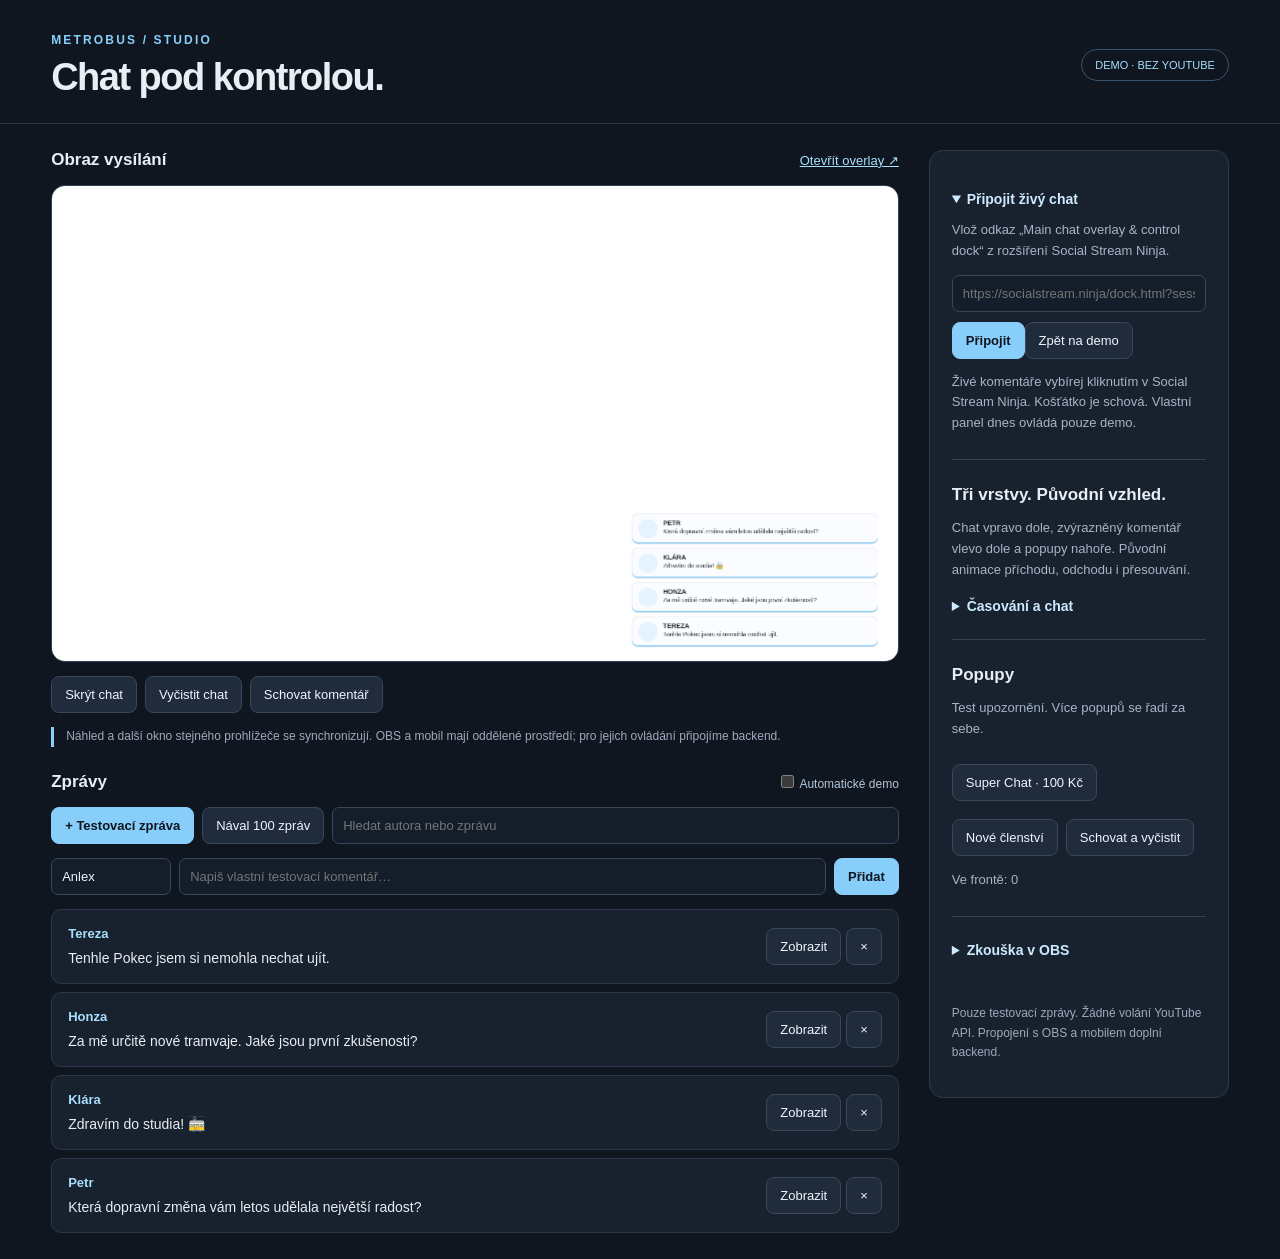
<file: chat/index.html>
<!doctype html><html lang="cs"><head><meta charset="utf-8"><meta name="viewport" content="width=device-width,initial-scale=1"><title>Metrobus · Chat studio</title><link rel="stylesheet" href="style.css?v=ssn2"></head><body>
<header><div><span class="eyebrow">METROBUS / STUDIO</span><h1>Chat pod kontrolou.</h1></div><span class="badge"><span id="modeLabel">DEMO · BEZ YOUTUBE</span></span></header>
<main><section class="workspace"><div class="section-head"><h2>Obraz vysílání</h2><a id="overlayLink" href="overlay/" target="_blank" rel="noopener">Otevřít overlay ↗</a></div><div class="preview"><iframe src="overlay/?preview=1&amp;v=ssn2" title="Náhled overlaye 1920 × 1080"></iframe></div><div class="toolbar"><button id="visibility">Skrýt chat</button><button id="clear">Vyčistit chat</button><button id="hideFeatured">Schovat komentář</button></div><p class="notice">Náhled a další okno stejného prohlížeče se synchronizují. OBS a mobil mají oddělené prostředí; pro jejich ovládání připojíme backend.</p>
<div class="section-head"><h2>Zprávy</h2><label class="switch"><input id="autoplay" type="checkbox"> Automatické demo</label></div><div class="toolbar"><button id="sample" class="primary">+ Testovací zpráva</button><button id="burst">Nával 100 zpráv</button><input id="search" type="search" placeholder="Hledat autora nebo zprávu" aria-label="Hledat zprávy"></div><form id="composer"><input id="author" maxlength="60" placeholder="Jméno" aria-label="Autor" value="Anlex"><input id="text" maxlength="500" placeholder="Napiš vlastní testovací komentář…" aria-label="Text zprávy" required><button class="primary">Přidat</button></form><div id="messages" class="messages"></div></section>
<aside><details open><summary>Připojit živý chat</summary><p>Vlož odkaz „Main chat overlay &amp; control dock“ z rozšíření Social Stream Ninja.</p><input id="ssnLink" type="text" placeholder="https://socialstream.ninja/dock.html?session=…" aria-label="Odkaz Social Stream Ninja"><button id="ssnConnect" class="primary">Připojit</button><button id="ssnDemo">Zpět na demo</button><p id="ssnStatus" role="status"></p><a id="ssnDock" target="_blank" rel="noopener" hidden>Otevřít ovládání živého chatu ↗</a><p>Živé komentáře vybírej kliknutím v Social Stream Ninja. Košťátko je schová. Vlastní panel dnes ovládá pouze demo.</p></details><hr><h2>Tři vrstvy. Původní vzhled.</h2><p>Chat vpravo dole, zvýrazněný komentář vlevo dole a popupy nahoře. Původní animace příchodu, odchodu i přesouvání.</p><details><summary>Časování a chat</summary><label>Počet zpráv <output id="countValue"></output><input id="count" type="range" min="1" max="7" value="4"></label><label>Doba zprávy (sekundy)<input id="duration" type="number" min="3" max="120" value="20"></label><label>Doba komentáře<select id="featuredDuration"><option value="0">Dokud ho neschovám</option><option value="15">15 sekund</option><option value="30">30 sekund</option><option value="60">60 sekund</option></select></label><label>Doba popupu (sekundy)<input id="popupDuration" type="number" min="3" max="30" value="8"></label></details><hr><h2>Popupy</h2><p>Test upozornění. Více popupů se řadí za sebe.</p><div class="toolbar"><button id="money">Super Chat · 100 Kč</button><button id="membership">Nové členství</button><button id="clearPopups">Schovat a vyčistit</button></div><p id="popupStatus" aria-live="polite"></p><hr><details><summary>Zkouška v OBS</summary><p>Zdroj prohlížeče: <strong>1920 × 1080</strong>. Adresa přehrává vlastní demo bez ovládání z panelu.</p><input id="obsUrl" readonly aria-label="Adresa OBS"><button id="copy">Zkopírovat adresu</button></details><p id="status" role="status" aria-live="polite"></p><p class="small">Pouze testovací zprávy. Žádné volání YouTube API. Propojení s OBS a mobilem doplní backend.</p></aside></main><script src="core.js?v=ssn2"></script><script src="ssn-panel.js?v=ssn2"></script><script src="panel.js?v=ssn2"></script></body></html>
</file>
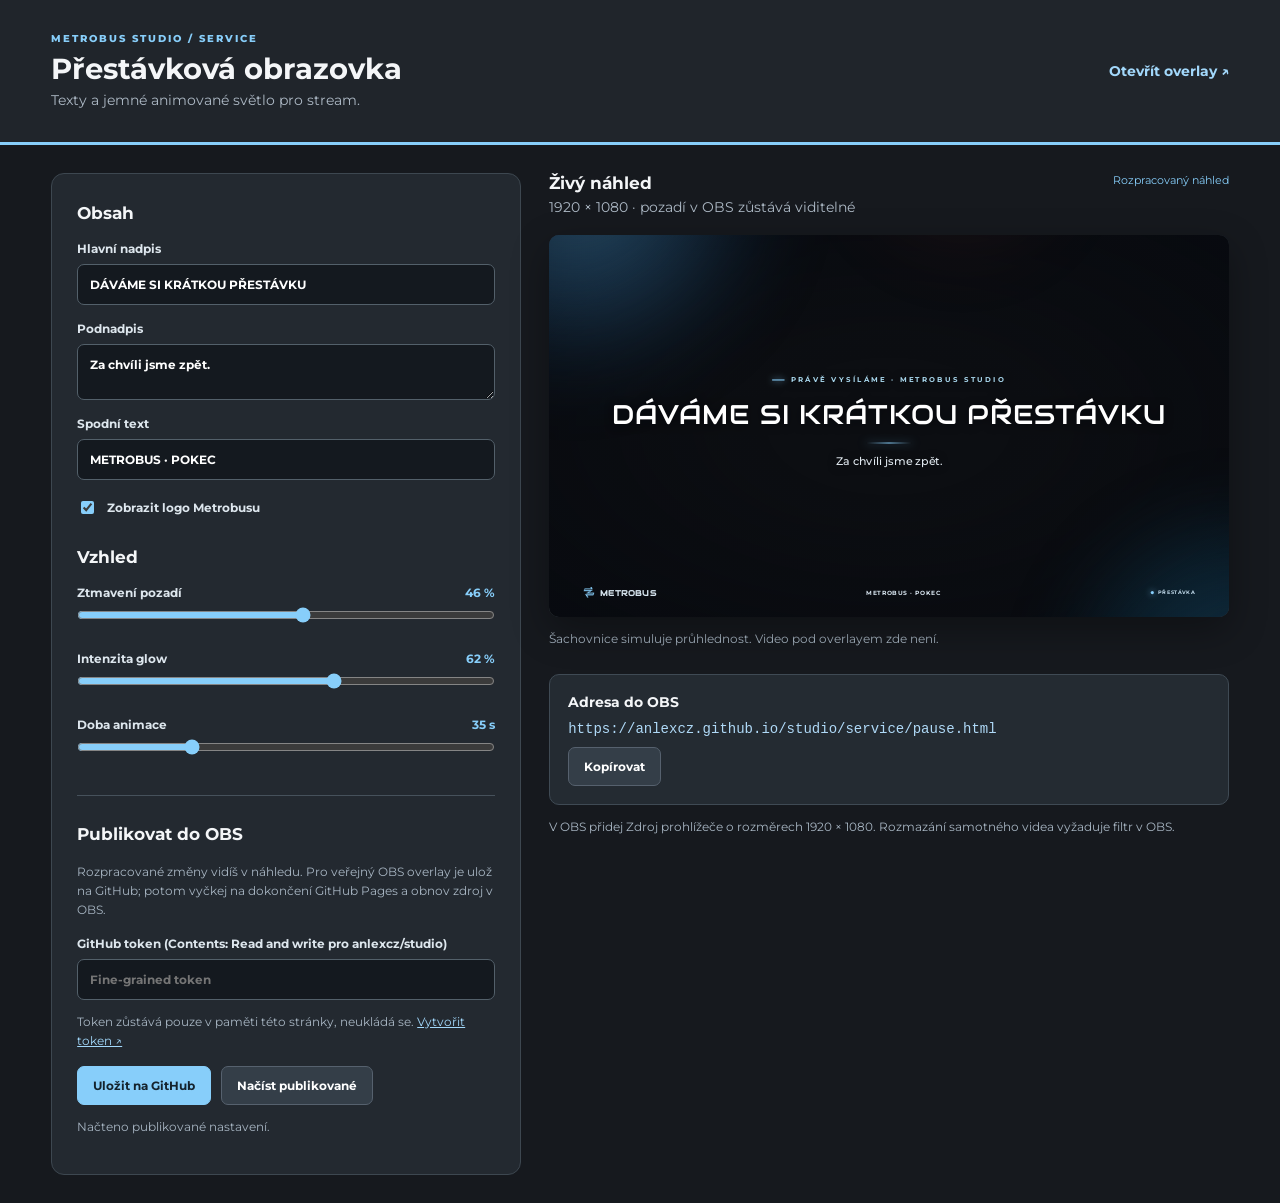
<file: service/index.html>
<!doctype html><html lang="cs"><head><meta charset="utf-8"><meta name="viewport" content="width=device-width,initial-scale=1"><title>Přestávka · Metrobus Studio</title><link rel="preconnect" href="https://fonts.googleapis.com"><link href="https://fonts.googleapis.com/css2?family=Montserrat:wght@400;500;600;700;800&display=swap" rel="stylesheet"><link rel="stylesheet" href="service.css"><script src="editor.js" defer></script></head><body>
<header><div><span class="eyebrow">METROBUS STUDIO / SERVICE</span><h1>Přestávková obrazovka</h1><p>Texty a jemné animované světlo pro stream.</p></div><a href="pause.html" target="_blank" rel="noopener">Otevřít overlay ↗</a></header>
<main><section class="panel"><h2>Obsah</h2><label>Hlavní nadpis<input id="heading" maxlength="120"></label><label>Podnadpis<textarea id="subtitle" maxlength="200" rows="2"></textarea></label><label>Spodní text<input id="footer" maxlength="100"></label><label class="check"><input id="showLogo" type="checkbox"> Zobrazit logo Metrobusu</label><h2>Vzhled</h2>
<label class="range-label" for="dim">Ztmavení pozadí <output id="dimValue"></output></label><input id="dim" type="range" min="0" max="85" step="1"><label class="range-label" for="glow">Intenzita glow <output id="glowValue"></output></label><input id="glow" type="range" min="0" max="100" step="1"><label class="range-label" for="speed">Doba animace <output id="speedValue"></output></label><input id="speed" type="range" min="15" max="90" step="1">
<div class="save"><h2>Publikovat do OBS</h2><p>Rozpracované změny vidíš v náhledu. Pro veřejný OBS overlay je ulož na GitHub; potom vyčkej na dokončení GitHub Pages a obnov zdroj v OBS.</p><label>GitHub token (Contents: Read and write pro anlexcz/studio)<input id="token" type="password" autocomplete="off" spellcheck="false" placeholder="Fine-grained token"></label><p class="hint">Token zůstává pouze v paměti této stránky, neukládá se. <a href="https://github.com/settings/personal-access-tokens/new" target="_blank" rel="noopener noreferrer">Vytvořit token ↗</a></p><div class="buttons"><button id="save" class="primary">Uložit na GitHub</button><button id="reset">Načíst publikované</button></div><p id="status" role="status" aria-live="polite"></p></div></section>
<aside class="preview-panel"><div class="preview-head"><div><h2>Živý náhled</h2><p>1920 × 1080 · pozadí v OBS zůstává viditelné</p></div><span id="draftStatus">Náhled</span></div><div class="screen"><iframe id="preview" src="pause.html" title="Náhled přestávkového overlaye"></iframe></div><p class="hint">Šachovnice simuluje průhlednost. Video pod overlayem zde není.</p><div class="address"><strong>Adresa do OBS</strong><code>https://anlexcz.github.io/studio/service/pause.html</code><button id="copy">Kopírovat</button></div><p class="hint">V OBS přidej Zdroj prohlížeče o rozměrech 1920 × 1080. Rozmazání samotného videa vyžaduje filtr v OBS.</p></aside></main></body></html>
</file>
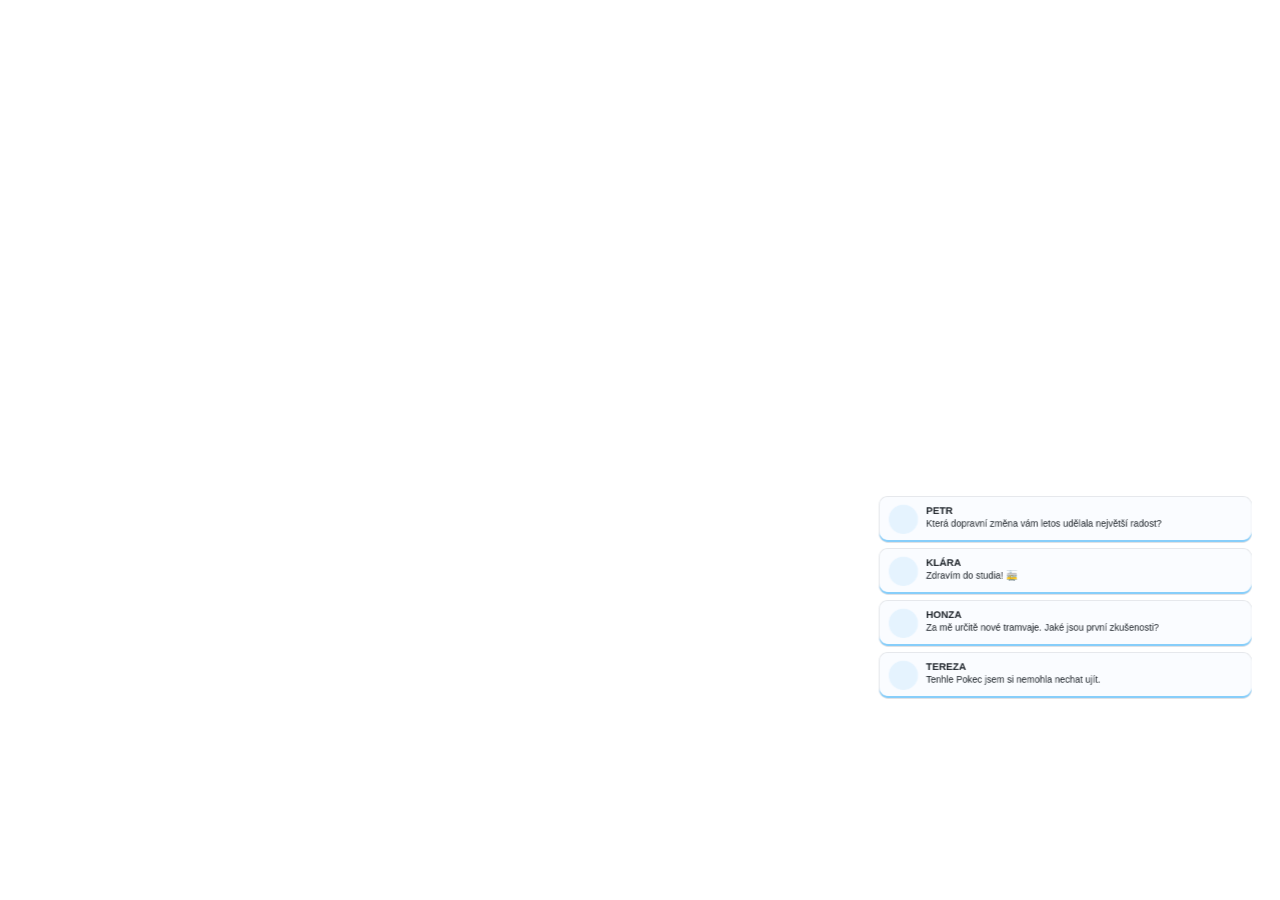
<file: chat/overlay/index.html>
<!doctype html><html lang="cs"><head><style>html,body{background:transparent!important;background-image:none!important}</style><script>window.addEventListener("error",function(e){if(parent!==window)parent.postMessage({type:"metrobus-overlay-error",text:"Chyba overlaye: "+e.message},location.origin)});window.addEventListener("unhandledrejection",function(e){if(parent!==window)parent.postMessage({type:"metrobus-overlay-error",text:"Chyba připojení: "+String(e.reason)},location.origin)});</script><meta charset="utf-8"><meta name="viewport" content="width=device-width,initial-scale=1"><title>Metrobus · Overlay</title><link rel="stylesheet" href="base.css?v=ssn2"><link rel="stylesheet" href="theme.css?v=ssn2"><link rel="stylesheet" href="original.css?v=ssn2"></head><body class="overlay-body"><div id="overlayViewport" class="overlay-viewport"><div id="overlayRoot" class="overlay-root"><section id="popupLayer" class="popup-layer is-empty"></section><section id="featuredLayer" class="featured-layer is-empty"></section><section id="stackLayer" class="stack-layer"></section></div></div><script src="../core.js?v=ssn2"></script><script src="renderer.js?v=ssn2"></script><script src="../ssn.js?v=ssn2"></script><script src="overlay.js?v=ssn2"></script></body></html>
</file>
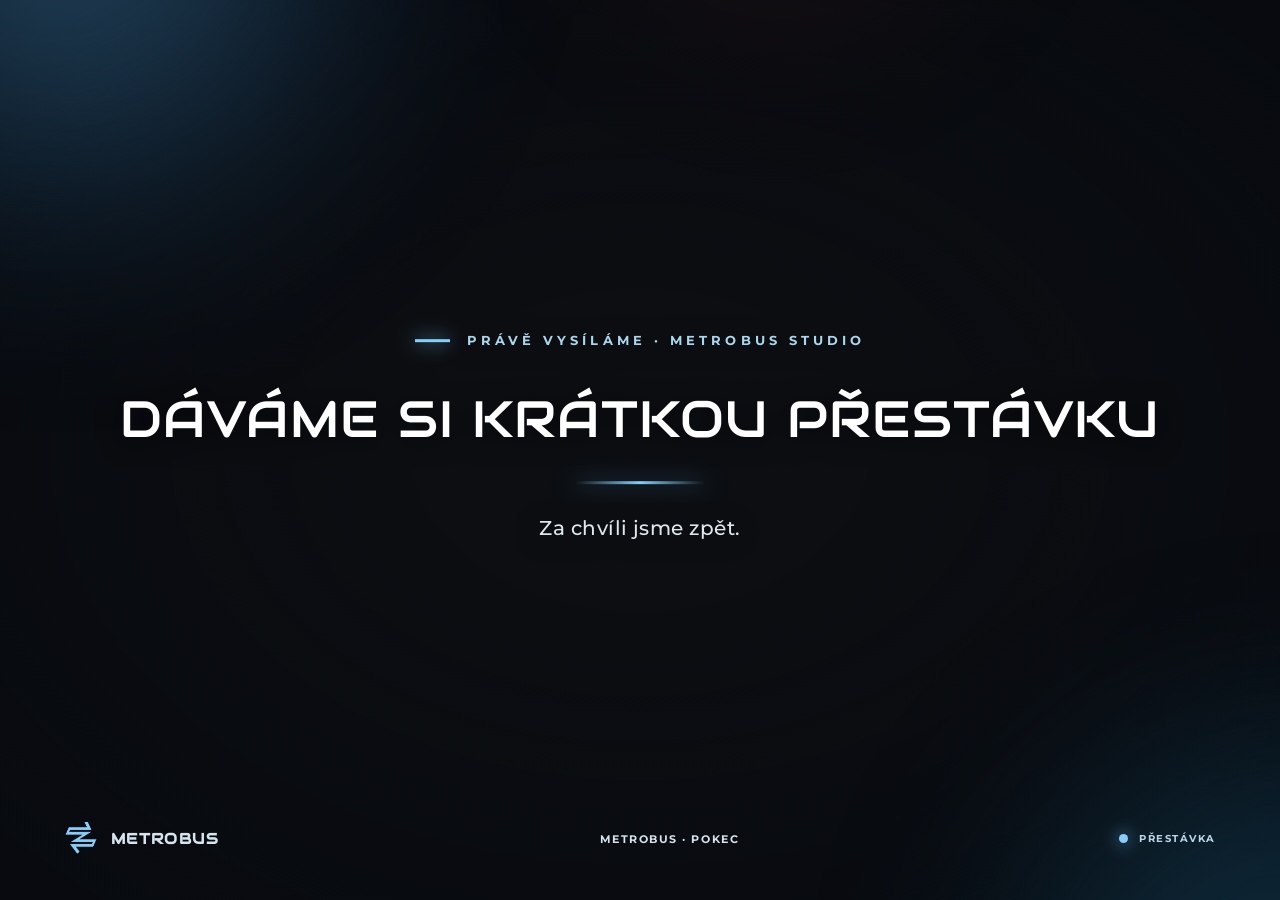
<file: service/pause.html>
<!doctype html>
<html lang="cs"><head><meta charset="utf-8"><meta name="viewport" content="width=device-width,initial-scale=1"><meta name="color-scheme" content="dark"><title>Metrobus · Přestávka</title>
<link rel="preconnect" href="https://fonts.googleapis.com"><link rel="preconnect" href="https://fonts.gstatic.com" crossorigin><link href="https://fonts.googleapis.com/css2?family=Audiowide&family=Montserrat:wght@400;500;600;700;800&display=swap" rel="stylesheet">
<link rel="stylesheet" href="pause.css"><script src="pause.js" defer></script></head>
<body><div class="screen" id="screen"><div class="shade"></div><div class="glow glow-a"></div><div class="glow glow-b"></div><div class="glow glow-c"></div><div class="vignette"></div>
<main class="content"><div class="eyebrow"><span class="dash"></span> PRÁVĚ VYSÍLÁME · METROBUS STUDIO</div><h1 id="heading">DÁVÁME SI KRÁTKOU PŘESTÁVKU</h1><div class="rule"></div><p id="subtitle">Za chvíli jsme zpět.</p></main>
<div class="footer"><div class="brand" id="brand"><span class="brand-mark"></span><span>METROBUS</span></div><span id="footerText">METROBUS · POKEC</span><div class="live"><i></i> PŘESTÁVKA</div></div></div></body></html>
</file>
<file: chat/style.css>
:root{font-family:'Segoe UI',Arial,sans-serif;color:#e9edf4;background:#101620;color-scheme:dark;--accent:#87cefa}*{box-sizing:border-box}body{margin:0}header{padding:30px 4vw 24px;display:flex;align-items:center;justify-content:space-between;border-bottom:1px solid #293343}.eyebrow{color:#87cefa;letter-spacing:.18em;font-size:12px;font-weight:800}h1{font-size:clamp(26px,3vw,38px);margin:8px 0 0;letter-spacing:-.04em}h2{font-size:17px;margin:0}.badge{font-size:11px;padding:9px 13px;border:1px solid #38516c;border-radius:40px;color:#a8dfff}main{max-width:1600px;margin:auto;padding:26px 4vw;display:grid;grid-template-columns:minmax(0,1fr) 300px;gap:30px}.section-head{display:flex;justify-content:space-between;align-items:center;margin:0 0 15px;gap:12px}a{color:#a8dfff;font-size:13px}.preview{aspect-ratio:16/9;position:relative;overflow:hidden;border-radius:14px;border:1px solid #344357;background:radial-gradient(ellipse at 30% 25%,#2b485e,transparent 65%),linear-gradient(135deg,#1c2b3c,#0c1420)}.preview:before{content:'NÁHLED VYSÍLÁNÍ · 1920 × 1080';position:absolute;top:20px;left:20px;font-size:10px;letter-spacing:.15em;color:#7d99ad}iframe{border:0;position:absolute;inset:0;width:100%;height:100%}.toolbar{display:flex;gap:8px;flex-wrap:wrap;margin:14px 0}.toolbar input{flex:1;min-width:180px}button,.import{font:inherit;font-size:13px;border:1px solid #3a4659;border-radius:8px;background:#202b3b;color:#eef5ff;padding:10px 13px;cursor:pointer}button:hover,.import:hover{background:#30415a}button:focus-visible,input:focus-visible,select:focus-visible,a:focus-visible{outline:2px solid #87cefa;outline-offset:3px}.primary{background:#87cefa;color:#101620;border-color:#87cefa;font-weight:700}.primary:hover{background:#b6e4ff}input,select{background:#141d2a;border:1px solid #3a4659;border-radius:7px;color:#eef5ff;padding:10px;font:inherit;font-size:13px;width:100%}input[type=checkbox]{width:auto}input[type=color]{height:42px;padding:5px}input[type=range]{padding:0;accent-color:#87cefa}.notice,.small{font-size:12px;color:#9caabc;line-height:1.65}.notice{margin:12px 0 25px}aside{padding:22px;border-radius:14px;border:1px solid #2e3a4a;background:#18212e;align-self:start}aside label{display:block;margin-top:18px;font-size:13px;color:#c0ccdb}aside label input,aside label select{margin-top:8px}aside p{font-size:13px;color:#a6b5c7;line-height:1.6}aside button{margin-top:10px}hr{border:0;border-top:1px solid #354154;margin:25px 0}output{float:right;color:#87cefa}.switch{font-size:12px;color:#b5c6d8}#composer{display:grid;grid-template-columns:120px 1fr auto;gap:8px;margin-bottom:14px}.messages{max-height:530px;overflow:auto;display:grid;gap:8px}.message{display:flex;align-items:center;justify-content:space-between;gap:15px;padding:14px 16px;border:1px solid #2b3748;border-radius:10px;background:#18212e}.message.selected{border-color:#87cefa}.message strong{font-size:13px;color:#a8dfff}.message p{font-size:14px;margin:6px 0 0;line-height:1.5;overflow-wrap:anywhere}.actions{display:flex;gap:5px;flex-shrink:0}.empty{color:#99a9ba;font-size:14px}.import{display:block;text-align:center}.import input{display:block;margin-top:8px;font-size:11px}#status{color:#b6e4ff;min-height:20px}
.overlay-body{background:transparent!important;overflow:hidden;color-scheme:normal}.stage{position:absolute;left:0;top:0;width:1920px;height:1080px;transform-origin:top left;--margin:42px;--chat-font:28px;--card-bg:rgba(250,252,255,.97);--ink:#1f252b;--radius:14px;--accent:#87cefa;color:var(--ink)}.stage[data-theme=night]{--card-bg:rgba(18,27,40,.96);--ink:#f3f6fb}.stage[data-theme=minimal]{--card-bg:rgba(255,255,255,.94);--ink:#111;--radius:0px}.stack{position:absolute;right:var(--margin);bottom:var(--margin);width:520px;display:flex;flex-direction:column;gap:12px}.comment{display:flex;align-items:flex-start;gap:14px;background:var(--card-bg);border-radius:var(--radius);border-left:7px solid var(--accent);padding:18px;box-shadow:0 8px 24px #0002;overflow:hidden}.comment>div{min-width:0}.comment strong{font-size:calc(var(--chat-font)*.7);display:block;color:var(--ink)}.comment p{font-size:var(--chat-font);line-height:1.3;margin:8px 0 0;overflow-wrap:anywhere;display:-webkit-box;-webkit-line-clamp:3;-webkit-box-orient:vertical;overflow:hidden}.avatar{width:42px;height:42px;flex-shrink:0;border-radius:50%;display:grid;place-items:center;background:var(--accent);color:#172634;font-size:22px;font-weight:800}.featured{position:absolute;left:var(--margin);bottom:var(--margin);width:calc(1920px - 520px - 3*var(--margin));}.featured-card{padding:26px;border-left-width:10px}.featured-card strong{font-size:26px}.featured-card p{font-size:calc(var(--chat-font)*1.45);-webkit-line-clamp:5}.featured-card .avatar{width:58px;height:58px;font-size:30px}@media(max-width:950px){main{grid-template-columns:1fr}aside{display:grid;grid-template-columns:1fr 1fr;gap:0 20px}aside h2,aside hr,aside p,#obsUrl,#status{grid-column:1/-1}}@media(max-width:560px){header{align-items:flex-start;gap:10px;padding:20px}.badge{font-size:9px}main{padding:18px}#composer{grid-template-columns:1fr}aside{display:block}.message{align-items:flex-start}.actions{flex-direction:column}.section-head{flex-wrap:wrap}}
details{margin-top:18px}summary{cursor:pointer;font-size:14px;font-weight:600;color:#cdeaff}aside{display:block!important}.notice{border-left:3px solid #87cefa;padding-left:12px}

[hidden]{display:none!important}button:disabled,input:disabled{opacity:.45;cursor:default}
</file>
<file: service/service.css>
:root{font-family:Montserrat,Arial,sans-serif;color:#f4f6f8;background:#16191e;font-size:14px}*{box-sizing:border-box}body{margin:0}header{padding:28px clamp(20px,4vw,56px);background:#20252b;border-bottom:3px solid #87cefa;display:flex;justify-content:space-between;align-items:center;gap:24px}header h1{margin:5px 0;font-size:29px}header p,.preview-head p{margin:5px 0;color:#adb9c5}header a,a{color:#a2d8fb}header a{text-decoration:none;font-weight:700}.eyebrow{font-size:10px;letter-spacing:.2em;color:#87cefa;font-weight:800}main{padding:28px clamp(20px,4vw,56px);display:grid;grid-template-columns:minmax(330px,470px) minmax(440px,1fr);gap:28px;max-width:1700px;margin:auto}.panel{background:#232930;border:1px solid #3d4750;border-radius:13px;padding:25px}h2{font-size:17px;margin:4px 0 18px}label{display:block;margin:16px 0 7px;font-size:12px;font-weight:700;color:#dde6ed}input:not([type=checkbox]):not([type=range]),textarea{display:block;width:100%;border:1px solid #53606a;border-radius:7px;padding:12px;background:#14191f;color:#fff;font:inherit;margin-top:8px}textarea{resize:vertical}.check{display:flex;align-items:center;gap:10px;margin:18px 0 30px}.check input{accent-color:#87cefa}.range-label{display:flex;justify-content:space-between}input[type=range]{width:100%;accent-color:#87cefa;margin:0 0 12px}output{color:#87cefa}.save{margin-top:28px;border-top:1px solid #46515b;padding-top:24px}.save p,.hint{line-height:1.6;color:#a7b5c2;font-size:12px}.buttons{display:flex;gap:10px;flex-wrap:wrap;margin-top:16px}button{border:1px solid #56616e;border-radius:7px;background:#343e48;color:#fff;padding:11px 15px;cursor:pointer;font:700 12px Montserrat,Arial,sans-serif}button:hover{background:#495867}button.primary{background:#87cefa;color:#15232d;border-color:#87cefa}button:disabled{opacity:.5;cursor:wait}#status{min-height:20px;white-space:pre-wrap}#status.error{color:#ffb5ac}#status.success{color:#a7eec3}.preview-panel{position:sticky;top:24px;align-self:start;min-width:0}.preview-head{display:flex;justify-content:space-between;align-items:start;margin-bottom:14px}.preview-head h2{margin:0}.preview-head span{font-size:11px;color:#87cefa}.screen{position:relative;aspect-ratio:16/9;overflow:hidden;border-radius:10px;background:conic-gradient(#596571 25%,#384550 0 50%,#596571 0 75%,#384550 0) 0 0/32px 32px;box-shadow:0 13px 38px #0005}.screen iframe{position:absolute;left:0;top:0;width:1920px;height:1080px;border:0;transform-origin:0 0;pointer-events:none}.address{padding:18px;background:#242b32;border:1px solid #3f4a54;border-radius:10px;margin-top:26px;display:grid;gap:10px}.address code{overflow-wrap:anywhere;color:#afd9f7}.address button{justify-self:start}@media(max-width:1050px){main{grid-template-columns:1fr}.preview-panel{position:static;grid-row:1}}@media(max-width:600px){header{align-items:start;flex-direction:column}main{padding:14px}.panel{padding:18px}}
</file>
<file: chat/overlay/base.css>
:root {
  color-scheme: light;
}

* {
  box-sizing: border-box;
}

html, body {
  margin: 0;
  padding: 0;
  min-height: 100%;
  font-family: var(--font-ui, "Segoe UI", sans-serif);
  background: var(--color-bg, #eceff3);
  color: var(--color-text, #1f252b);
}

body {
  background-image: linear-gradient(180deg, rgba(255,255,255,0.6), rgba(216,222,228,0.66));
}

button, input, select, textarea {
  font: inherit;
}

button {
  cursor: pointer;
  border: 1px solid var(--color-border, #ccd5dd);
  background: var(--color-bg-elevated, #fff);
  color: var(--color-text, #1f252b);
  border-radius: var(--radius-sm, 10px);
  padding: 10px 14px;
  transition: transform var(--anim-fast, 140ms) var(--ease-standard, ease), background var(--anim-fast, 140ms) var(--ease-standard, ease), border-color var(--anim-fast, 140ms) var(--ease-standard, ease);
}

button:hover {
  transform: translateY(-1px);
  border-color: var(--color-accent, #87cefa);
}

button.primary {
  background: var(--color-accent, #87cefa);
  border-color: var(--color-accent, #87cefa);
}

button.ghost {
  background: transparent;
}

button.danger {
  background: var(--color-danger, #d95858);
  border-color: var(--color-danger, #d95858);
  color: var(--color-text-inverse, #f8fbff);
}

button.success {
  background: var(--color-success, #4e8f65);
  border-color: var(--color-success, #4e8f65);
  color: var(--color-text-inverse, #f8fbff);
}

input, select, textarea {
  width: 100%;
  padding: 10px 12px;
  border-radius: var(--radius-sm, 10px);
  border: 1px solid var(--color-border, #ccd5dd);
  background: var(--color-bg-elevated, #fff);
  color: var(--color-text, #1f252b);
}

.hidden {
  display: none !important;
}
</file>
<file: chat/overlay/theme.css>
:root {
  --color-accent: #87cefa;
  --color-bg: #eceff3;
  --color-bg-panel: #f7f8fa;
  --color-bg-elevated: #ffffff;
  --color-bg-overlay: rgba(250, 252, 255, 0.97);
  --color-text: #1f252b;
  --color-text-soft: #59636d;
  --color-text-inverse: #1f252b;
  --color-border: #ccd5dd;
  --color-danger: #d95858;
  --color-success: #4e8f65;
  --shadow-soft: 0 10px 24px rgba(0, 0, 0, 0.12);
  --radius-sm: 10px;
  --radius-md: 14px;
  --radius-lg: 18px;
  --space-1: 4px;
  --space-2: 8px;
  --space-3: 12px;
  --space-4: 16px;
  --space-5: 24px;
  --space-6: 32px;
  --font-ui: "Segoe UI", sans-serif;
  --font-overlay: "Segoe UI", sans-serif;
  --font-size-xs: 12px;
  --font-size-sm: 14px;
  --font-size-md: 16px;
  --font-size-lg: 20px;
  --font-size-xl: 30px;
  --anim-fast: 140ms;
  --anim-base: 220ms;
  --ease-standard: cubic-bezier(0.2, 0.8, 0.2, 1);
  --overlay-stack-width: 560px;
  --overlay-featured-max-width: 1180px;
  --overlay-featured-reserved-right: 620px;
  --overlay-safe-right: 42px;
  --overlay-safe-bottom: 32px;
  --z-overlay-featured: 20;
  --z-overlay-stack: 30;
}
</file>
<file: chat/overlay/original.css>
html, body, .overlay-body, .overlay-root {
  width: 100%;
  height: 100%;
  overflow: hidden;
  background: transparent;
}

.overlay-viewport {
  width: 100%;
  height: 100%;
  overflow: hidden;
  position: relative;
}

.overlay-root {
  position: absolute;
  inset: 0 auto auto 0;
  width: 1920px;
  height: 1080px;
  isolation: isolate;
  transform-origin: top left;
  transform: scale(var(--overlay-stage-scale, 1));
}

.stack-layer,
.featured-layer,
.popup-layer,
.promo-banner-host {
  position: absolute;
  pointer-events: none;
}

.promo-banner-host {
  top: 24px;
  left: 24px;
  width: min(var(--promo-banner-width, 420px), calc(100% - 96px));
  max-height: var(--promo-banner-height, 110px);
  z-index: calc(var(--z-overlay-featured) + 6);
}

.promo-banner-host.is-empty {
  opacity: 0;
}

.popup-layer {
  top: 22px;
  left: 50%;
  transform: translateX(-50%);
  width: min(420px, calc(100% - 500px));
  z-index: calc(var(--z-overlay-featured) + 10);
  transition: opacity 180ms var(--ease-standard);
}

.promo-banner {
  position: relative;
  display: block;
  min-height: 64px;
  max-width: min(var(--promo-banner-width, 420px), calc(100% - 96px));
  max-height: var(--promo-banner-height, 110px);
  overflow: hidden;
  border-radius: 12px;
  border: 0px solid rgba(135, 206, 250, 0.26);
  background: rgba(10, 16, 24, 0.86);
  box-shadow: var(--shadow-soft);
  backdrop-filter: blur(8px);
  color: #f3f8fc;
  transform: translateX(-18px);
  opacity: 0;
}
.promo-banner::before {
  content: "";
  position: absolute;
  inset: 0 auto 0 0;
  width: 5px;
  background: #87cefa;
  pointer-events: none;
}

.promo-banner--visible {
  animation: promoIn 280ms var(--ease-standard) forwards;
}

.promo-banner--hiding {
  animation: promoOut 260ms var(--ease-standard) forwards;
}

.promo-banner__accent {
  display:none;
}

.promo-banner__text {
  padding: 12px 14px 12px 18px;
  font-size: clamp(16px, 1.02vw, 18px);
  line-height: 1.28;
  font-weight: 700;
  overflow: hidden;
}

.promo-banner__text br + br {
  display: none;
}

.popup-layer.is-empty {
  opacity: 0;
}

.stack-layer {
  right: var(--overlay-safe-right);
  bottom: var(--overlay-safe-bottom);
  width: var(--overlay-stack-width);
  display: grid;
  gap: 8px;
  z-index: var(--z-overlay-stack);
  position: absolute;
}

.featured-layer {
  left: 48px;
  right: calc(var(--overlay-featured-reserved-right) + var(--overlay-safe-right));
  bottom: var(--overlay-safe-bottom);
  max-width: var(--overlay-featured-max-width);
  z-index: var(--z-overlay-featured);
  transition: opacity 180ms var(--ease-standard);
}

.featured-layer.is-empty {
  opacity: 0;
}

.stack-card,
.featured-card,
.popup-card {
  background: var(--color-bg-overlay);
  color: var(--color-text);
  border-radius: var(--radius-md);
  border: 1px solid rgba(31, 37, 43, 0.12);
  box-shadow: var(--shadow-soft);
  backdrop-filter: blur(6px);
}

.stack-card {
  display: grid;
  grid-template-columns: 44px 1fr;
  gap: 12px;
  padding: 12px 14px;
  position: relative;
  transition: transform var(--anim-base) var(--ease-standard), opacity var(--anim-base) var(--ease-standard), filter var(--anim-base) var(--ease-standard);
  will-change: transform, opacity;
  overflow: hidden;
  box-shadow: inset 0 -3px 0 #87cefa;

}
/*.stack-card::after {
  content: "";
  position: absolute;
  left: 0;
  right: 0;
  bottom: 0;

  height: 3px;
  background: #87cefa;
  pointer-events: none;
}*/

.stack-card.highlight {
  border-color: rgba(214, 169, 55, 0.95);
  box-shadow: 0 0 0 2px rgba(214, 169, 55, 0.2), var(--shadow-soft);
  background: linear-gradient(180deg, rgba(255, 249, 234, 0.98), rgba(252, 246, 228, 0.98));
}

.stack-superchat-badge {
  position: absolute;
  top: 8px;
  right: 10px;
  width: 24px;
  height: 24px;
  display: grid;
  place-items: center;
  border-radius: 999px;
  background: rgba(214, 169, 55, 0.18);
  border: 1px solid rgba(214, 169, 55, 0.6);
  color: #b07b00;
  font-size: 14px;
  font-weight: 700;
}

.stack-avatar,
.featured-avatar {
  width: 44px;
  height: 44px;
  border-radius: 50%;
  object-fit: cover;
  background: rgba(135, 206, 250, 0.18);
}

.stack-author,
.featured-author {
  font-weight: 900;
  margin-bottom: 2px;
}

.stack-text,
.featured-text {
  font-family: var(--font-overlay);
  line-height: 1.3;
}

.stack-author {
  font-size: clamp(15px, 1.15vw, 17px);
  text-transform: uppercase;
}

.stack-text {
  font-size: clamp(14px, 1.08vw, 16px);
}

.stack-card.pre-enter {
  opacity: 0;
  transform: translateY(18px);
}

.stack-card.entering {
  animation: stackIn 180ms var(--ease-standard);
}

.stack-card.exiting {
  opacity: 0;
  transform: translateY(-6px) scale(0.99);
  filter: saturate(0.9);
}

.featured-card {
  display: grid;
  gap: 0;
  max-width: 780px;
  transition: opacity 220ms var(--ease-standard), transform 220ms var(--ease-standard);
  will-change: transform, opacity;
  overflow: hidden;
}

.featured-band {
  display: flex;
  justify-content: space-between;
  align-items: center;
  gap: 10px;
  padding: 8px 14px 7px;
  background: rgba(58, 63, 69, 0.94);
}

.featured-head {
  display: flex;
  align-items: center;
  gap: 10px;
  min-width: 0;
}

.featured-body {
  display: grid;
  grid-template-columns: 92px minmax(0, 1fr);
  gap: 0;
  padding: 12px 14px 14px;
  align-items: center;
}

.featured-side {
  display: grid;
  place-items: center;
  align-self: stretch;
  padding: 4px 12px 4px 0;
}

.featured-side .featured-avatar {
  width: 66px;
  height: 66px;
}

.featured-content {
  min-width: 0;
}

.featured-author {
  color: #ffffff;
  font-size: clamp(16px, 1.08vw, 19px);
  font-weight: 900;
  white-space: nowrap;
  overflow: hidden;
  text-overflow: ellipsis;
  text-transform: uppercase;
}

.featured-amount {
  padding: 5px 10px;
  border-radius: 999px;
  background: rgba(233, 192, 77, 0.92);
  color: #4f3900;
  font-size: 13px;
  font-weight: 700;
  border: 1px solid rgba(173, 125, 20, 0.42);
}

.featured-text {
  color: var(--color-text);
  font-size: clamp(18px, 1.18vw, 21px);
  line-height: 1.34;
  max-height: calc(1.34em * 3);
  overflow: auto;
  font-weight: 500;
}

.featured-progress-track {
  width: 100%;
  height: 8px;
  border-radius: 0;
  background: rgba(31, 37, 43, 0.14);
  overflow: hidden;
  align-self: end;
}

.featured-progress-fill {
  width: 100%;
  height: 100%;
  background: var(--color-accent);
}

.featured-card.entering {
  opacity: 0;
  transform: translateY(18px);
  animation: featuredIn 240ms var(--ease-standard) forwards;
}

.featured-card.exiting {
  opacity: 0;
  transform: translateY(10px);
}

.popup-card {
  display: grid;
  gap: 10px;
  overflow: hidden;
  max-width: 420px;
  margin: 0 auto;
  padding: 10px 12px;
  transition: opacity 200ms var(--ease-standard), transform 200ms var(--ease-standard);
}

.popup-card.money {
  border-color: rgba(214, 169, 55, 0.42);
  background: linear-gradient(180deg, rgba(255, 250, 239, 0.98), rgba(255, 246, 223, 0.98));
}

.popup-card.membership {
  border-color: rgba(135, 206, 250, 0.42);
  background: linear-gradient(180deg, rgba(247, 252, 255, 0.98), rgba(240, 248, 255, 0.98));
}

.popup-card.entering {
  opacity: 0;
  transform: translateY(-14px);
  animation: popupIn 240ms var(--ease-standard) forwards;
}

.popup-card.exiting {
  opacity: 0;
  transform: translateY(-10px);
}

.popup-amount {
  display: inline-flex;
  align-items: center;
  justify-self: end;
  padding: 7px 12px;
  border-radius: 999px;
  background: rgba(214, 169, 55, 0.14);
  border: 1px solid rgba(214, 169, 55, 0.34);
  color: #8c6614;
  font-size: 21px;
  font-weight: 700;
  line-height: 1;
  white-space: nowrap;
}

.popup-body {
  display: grid;
  grid-template-columns: 44px minmax(0, 1fr) auto;
  gap: 9px;
  align-items: center;
}

.popup-avatar {
  width: 44px;
  height: 44px;
  border-radius: 50%;
  object-fit: cover;
  background: rgba(135, 206, 250, 0.18);
}

.popup-content {
  min-width: 0;
  display: grid;
  gap: 3px;
}

.popup-author {
  font-size: clamp(16px, 1.02vw, 18px);
  font-weight: 900;
  white-space: nowrap;
  overflow: hidden;
  text-overflow: ellipsis;
  color: var(--color-text);
  text-transform: uppercase;
}

.popup-summary {
  font-size: clamp(13px, 0.88vw, 14px);
  line-height: 1.2;
  color: var(--color-text);
  white-space: nowrap;
  overflow: hidden;
  text-overflow: ellipsis;
}

@keyframes stackIn {
  from { opacity: 0; transform: translateY(18px); }
  to { opacity: 1; transform: translateY(0); }
}

@keyframes featuredIn {
  from { opacity: 0; transform: translateY(18px); }
  to { opacity: 1; transform: translateY(0); }
}

@keyframes popupIn {
  from { opacity: 0; transform: translateY(-14px); }
  to { opacity: 1; transform: translateY(0); }
}

@keyframes promoIn {
  from { opacity: 0; transform: translateX(-18px); }
  to { opacity: 1; transform: translateX(0); }
}

@keyframes promoOut {
  from { opacity: 1; transform: translateX(0); }
  to { opacity: 0; transform: translateX(-18px); }
}

@media (prefers-reduced-motion: reduce) {
  .promo-banner,
  .featured-card,
  .popup-card,
  .stack-card {
    animation: none !important;
    transition: none !important;
  }
}
</file>
<file: service/pause.css>
:root{color-scheme:dark;--dim:.46;--glow:.62;--duration:35s}*{box-sizing:border-box}html,body{width:100%;height:100%;margin:0;overflow:hidden;background:transparent}body{font-family:Montserrat,"Segoe UI",sans-serif;color:#fff}.screen{position:absolute;inset:0;isolation:isolate;overflow:hidden}.shade{position:absolute;inset:0;background:rgba(5,10,18,var(--dim));z-index:-4}.glow{position:absolute;z-index:-3;border-radius:50%;pointer-events:none;filter:blur(88px);opacity:var(--glow);will-change:transform;transform:translate3d(0,0,0)}.glow-a{width:68vw;height:63vw;left:-30vw;top:-39vw;background:radial-gradient(circle,#70cafa 0%,#397aab 23%,rgba(30,98,154,.2) 55%,transparent 72%);animation:drift-a var(--duration) ease-in-out infinite alternate}.glow-b{width:58vw;height:55vw;right:-30vw;bottom:-37vw;background:radial-gradient(circle,#3c7fa7 0%,#155271 32%,transparent 70%);animation:drift-b calc(var(--duration)*1.23) ease-in-out infinite alternate}.glow-c{width:42vw;height:40vw;right:18vw;top:-32vw;background:radial-gradient(circle,rgba(236,95,63,.64),rgba(160,50,45,.2) 42%,transparent 72%);opacity:calc(var(--glow)*.48);animation:drift-c calc(var(--duration)*1.4) ease-in-out infinite alternate}.vignette{position:absolute;inset:0;z-index:-2;background:radial-gradient(ellipse at center,transparent 25%,rgba(2,5,12,.4) 100%);pointer-events:none}.content{position:absolute;left:8%;right:8%;top:50%;transform:translateY(-49%);text-align:center;text-shadow:0 3px 25px #03060b99}.eyebrow{font-size:clamp(10px,1.03vw,20px);letter-spacing:.31em;font-weight:700;color:#a9d8ee;display:flex;justify-content:center;align-items:center;gap:17px}.dash{width:35px;height:3px;background:#87cefa;box-shadow:0 0 18px #87cefa}h1{font-family:Audiowide,Montserrat,sans-serif;font-weight:400;line-height:1.24;font-size:clamp(30px,4.0vw,78px);letter-spacing:.02em;max-width:1580px;margin:40px auto 30px;text-wrap:balance}.rule{height:3px;width:132px;margin:0 auto;background:linear-gradient(90deg,transparent,#87cefa,transparent);box-shadow:0 0 25px #75caff88}p{font-size:clamp(17px,1.55vw,30px);font-weight:500;color:#e0e8ef;letter-spacing:.025em;margin:32px auto;max-width:1250px}.footer{position:absolute;left:5%;right:5%;bottom:5%;display:flex;align-items:center;justify-content:space-between;gap:25px;color:#d6e4ee;font-size:clamp(11px,.85vw,17px);font-weight:700;letter-spacing:.14em}.brand{display:flex;align-items:center;gap:14px;font-family:Audiowide,Montserrat,sans-serif;font-size:clamp(14px,1.15vw,23px);letter-spacing:.09em}.brand-mark{display:block;width:33px;height:33px;background:#87cefa;-webkit-mask:url('../outro/assets/metrobus_mark.png') center/260% 260% no-repeat;mask:url('../outro/assets/metrobus_mark.png') center/260% 260% no-repeat}.live{display:flex;align-items:center;gap:11px;color:#bdd6e7;font-size:clamp(10px,.7vw,15px)}.live i{display:block;width:9px;height:9px;border-radius:50%;background:#87cefa;box-shadow:0 0 17px #87cefa;animation:breathe 3s ease-in-out infinite}@keyframes drift-a{0%{transform:translate3d(0,0,0) scale(1)}100%{transform:translate3d(19vw,13vw,0) scale(1.23)}}@keyframes drift-b{0%{transform:translate3d(0,0,0) scale(1.05)}100%{transform:translate3d(-19vw,-12vw,0) scale(.85)}}@keyframes drift-c{0%{transform:translate3d(0,0,0) scale(1)}100%{transform:translate3d(-9vw,18vw,0) scale(1.2)}}@keyframes breathe{50%{opacity:.4;box-shadow:0 0 7px #87cefa}}@media(prefers-reduced-motion:reduce){.glow,.live i{animation:none}}@media(max-width:700px){.glow{filter:blur(50px)}.content{left:5%;right:5%}.footer{bottom:4%;font-size:9px}.footer #footerText{display:none}.eyebrow{letter-spacing:.13em}h1{margin:25px auto}}
</file>
